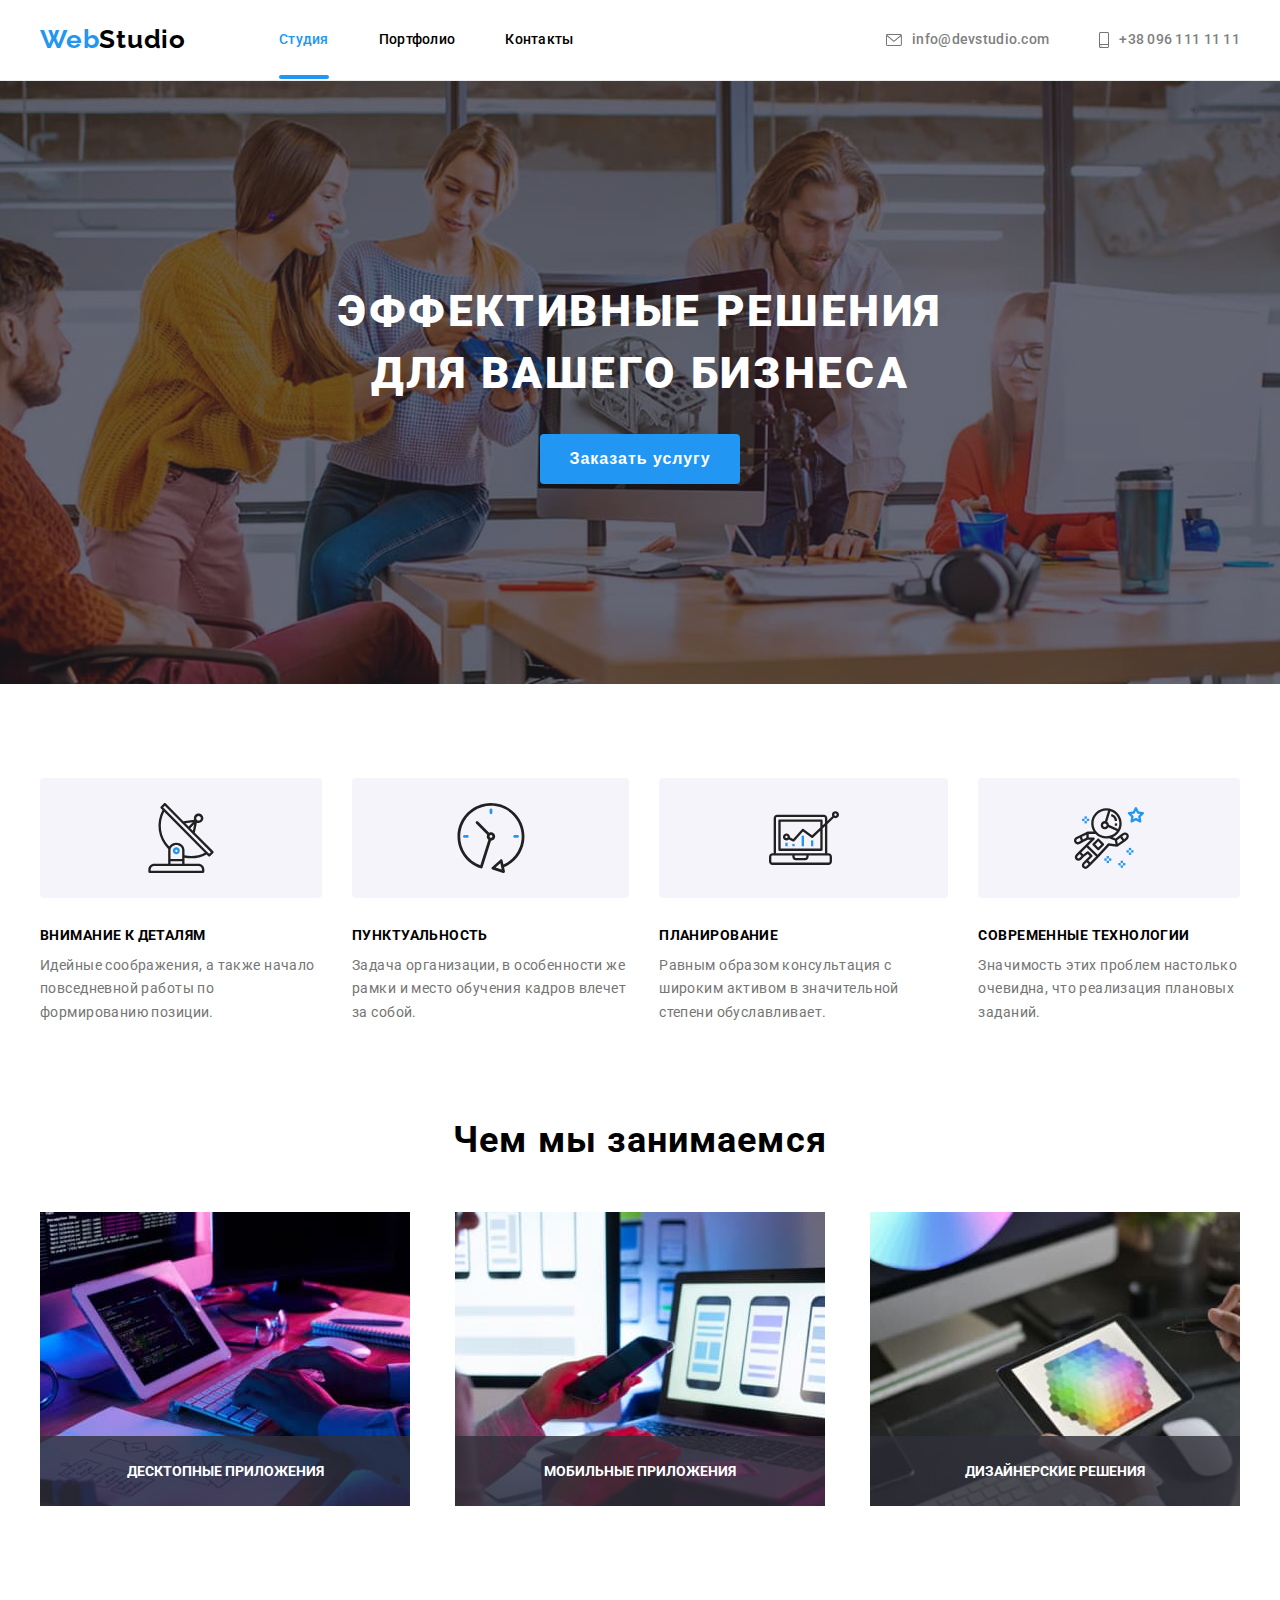
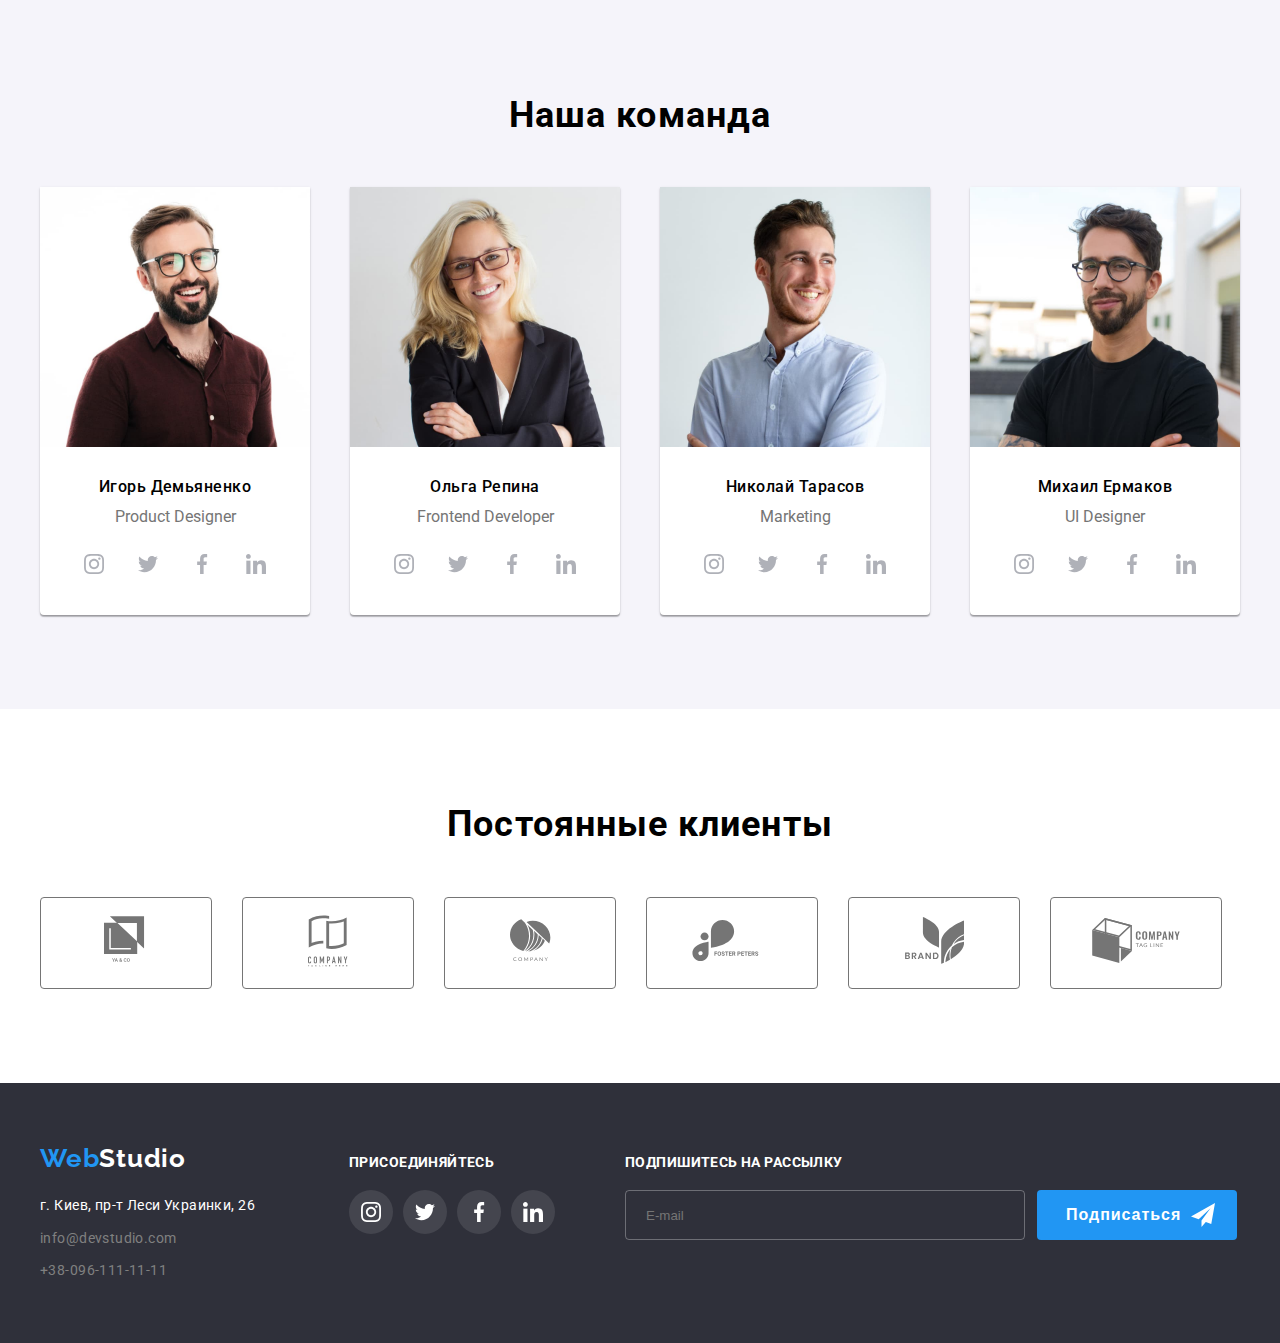
<file: index.html>
<!DOCTYPE html>
<html lang="ru">
  <head>
    <meta charset="UTF-8" />
    <meta name="viewport" content="width=device-width, initial-scale=1.0" />
    <title>Студия</title>
    <link
      href="https://fonts.googleapis.com/css2?family=Raleway:wght@700&family=Roboto:wght@100;400;500;700;900&display=swap"
      rel="stylesheet"
    />
    <link rel="stylesheet" href="./css/main.css" />
  </head>

  <body>
    <!--Шапка сайта-->

    <header class="header">
      <div class="container flexbox">
        <div class="header__navigation">
          <nav class="navigation flexbox">
            <a href="/">
              <p class="logo">
                <span lang="en" >Web</span>
                <span class="header__logo">Studio</span>
              </p>
            </a>
            <div class="main-navigation">
              <ul class="main-navigation__list flexbox">
                <li class="navigation__list-item">
                  <a href="./index.html" class="navigation__link current">Студия</a>
                </li>
                <li class="navigation__list-item">
                  <a href="./portfolio.html" class="navigation__link">
                    Портфолио</a
                  >
                </li>
                <li class="navigation__list-item">
                  <a href="" class="navigation__link">Контакты</a>
                </li>
              </ul>
            </div>
          </nav>
        </div>
        <ul class="header__contacts">
          <li class="contacts__item">
            <span>
              <a class="contacts__link" href="mailto:info@devstudio.com">
                <svg class="contacts__icon" width="16" height="12">
                  <use href="./symbol-defs.svg#icon-envelope"></use>
                </svg>
                info@devstudio.com
              </a>
            </span>
          </li>
          <li class="contacts__item">
            <span>
              <a class="contacts__link" href="tel:+38-096-111-11-11"
                ><svg class="contacts__icon" width="10" height="16">
                  <use href="./symbol-defs.svg#icon-smartphone"></use>
                </svg>
                +38 096 111 11 11
              </a>
            </span>
          </li>
        </ul>
      </div>
    </header>

    <!--Баннер-->

  <section class="hero">
    <div class="container">
      <h1 class="hero__title">
        ЭФФЕКТИВНЫЕ РЕШЕНИЯ<br />
        ДЛЯ ВАШЕГО БИЗНЕСА
      </h1>
      <button class="button hero__button" data-modal-open>Заказать услугу</button>
    </div>
  </section>

    <!--Преимущества-->

    <section class="advantages">
      <div class="container">
        <ul class="advantages__list">
          <li class="advantages__item">
            <h3 class="third-title">ВНИМАНИЕ К ДЕТАЛЯМ</h3>
            <p class="advantages__paragraph">
              <span class="advantages__text">
                Идейные соображения, а также начало повседневной работы по
                формированию позиции.
              </span>
            </p>
          </li>
          <li class="advantages__item">
            <h3 class="third-title">ПУНКТУАЛЬНОСТЬ</h3>
            <p class="advantages__paragraph">
              <span class="advantages__text">
                Задача организации, в особенности же рамки и место обучения
                кадров влечет за собой.
              </span>
            </p>
          </li>
          <li class="advantages__item">
            <h3 class="third-title">ПЛАНИРОВАНИЕ</h3>
            <p class="advantages__paragraph">
              <span class="advantages__text">
                Равным образом консультация с широким активом в значительной
                степени обуславливает.
              </span>
            </p>
          </li>
          <li class="advantages__item">
            <h3 class="third-title">СОВРЕМЕННЫЕ ТЕХНОЛОГИИ</h3>
            <p class="advantages__paragraph">
              <span class="advantages__text">
                Значимость этих проблем настолько очевидна, что реализация
                плановых заданий.
              </span>
            </p>
          </li>
        </ul>
      </div>
    </section>

    <!--Виды деятельности-->

    <section class="activity">
      <div class="container">
        <h2 class="second-title">Чем мы занимаемся</h2>
        <ul class="activity__list">
          <li class="activity__item">
            <div class="activity__thumb">
              <img
                class="activity__photo"
                src="./photos/box1.jpg"
                alt="Человек пишет код"
                width="370"
              />
              <p class="activity__label">Десктопные приложения</p>
            </div>
          </li>
          <li class="activity__item">
            <div class="activity__thumb">
              <img
                class="activity__photo"
                src="./photos/box2.jpg"
                alt="Человек тестирует программы на мобильном телефоне"
                width="370"
              />
              <p class="activity__label">Мобильные приложения</p>
            </div>
          </li>
          <li class="activity__item">
            <div class="activity__thumb">
              <img
                class="activity__photo"
                src="./photos/box3.jpg"
                alt="Планшет с картинкой"
                width="370"
              />
              <p class="activity__label">Дизайнерские решения</p>
            </div>
          </li>
        </ul>
      </div>
    </section>

    <!--Команда-->

    <section class="team">
      <div class="container">
        <h2 class="second-title">Наша команда</h2>
        <div class="team__field">
          <div class="team__member">
            <img
              class="member__photo"
              src="./photos/img1.jpg"
              alt="Фото Игорь Демьяненко"
              width="270"
            />
            <div class="member__information">
              <h3 class="third-title"><span class="member__name"> Игорь Демьяненко</span></h3>
              <p class="member__proffesion">Product Designer</p>
              <ul class="social__list">
                <li class="social__item">
                  <a
                    class="social__item--link"
                    href="https://www.instagram.com/"
                    target="_blank"
                    rel="noopener noreferrer"
                    aria-label="ссылка Инстаграм"
                  >
                    <svg class="social__icon">
                      <use href="./symbol-defs.svg#icon-instagram"></use>
                    </svg>
                  </a>
                </li>
                <li class="social__item">
                  <a
                    class="social__item--link"
                    href="https://twitter.com/"
                    target="_blank"
                    rel="noopener noreferrer"
                    aria-label="ссылка Твиттер"
                  >
                    <svg class="social__icon">
                      <use href="./symbol-defs.svg#icon-twitter"></use>
                    </svg>
                  </a>
                </li>
                <li class="social__item">
                  <a
                    class="social__item--link"
                    href="https://facebook.com/"
                    target="_blank"
                    rel="noopener noreferrer"
                    aria-label="ссылка Фейсбук"
                  >
                    <svg class="social__icon">
                      <use href="./symbol-defs.svg#icon-facebook"></use>
                    </svg>
                  </a>
                </li>
                <li class="social__item">
                  <a
                    class="social__item--link"
                    href="https://www.linkedin.com/"
                    target="_blank"
                    rel="noopener noreferrer"
                    aria-label="ссылка Линкедин"
                  >
                    <svg class="social__icon">
                      <use href="./symbol-defs.svg#icon-linkedin"></use>
                    </svg>
                  </a>
                </li>
              </ul>
            </div>
          </div>
          <div class="team__member">
            <img
              class="member__photo"
              src="./photos/img2.jpg"
              alt="Фото Ольга Репина"
              width="270"
            />
            <div class="member__information">
              <h3 class="third-title"><span class="member__name">Ольга Репина</span></h3>
              <p class="member__proffesion">Frontend Developer</p>
              <ul class="social__list">
                <li class="social__item">
                  <a class="social__item--link" href="https://www.instagram.com/" target="_blank" rel="noopener noreferrer"
                    aria-label="ссылка Инстаграм">
                    <svg class="social__icon">
                      <use href="./symbol-defs.svg#icon-instagram"></use>
                    </svg>
                  </a>
                </li>
                <li class="social__item">
                  <a class="social__item--link" href="https://twitter.com/" target="_blank" rel="noopener noreferrer"
                    aria-label="ссылка Твиттер">
                    <svg class="social__icon">
                      <use href="./symbol-defs.svg#icon-twitter"></use>
                    </svg>
                  </a>
                </li>
                <li class="social__item">
                  <a class="social__item--link" href="https://facebook.com/" target="_blank" rel="noopener noreferrer"
                    aria-label="ссылка Фейсбук">
                    <svg class="social__icon">
                      <use href="./symbol-defs.svg#icon-facebook"></use>
                    </svg>
                  </a>
                </li>
                <li class="social__item">
                  <a class="social__item--link" href="https://www.linkedin.com/" target="_blank" rel="noopener noreferrer"
                    aria-label="ссылка Линкедин">
                    <svg class="social__icon">
                      <use href="./symbol-defs.svg#icon-linkedin"></use>
                    </svg>
                  </a>
                </li>
              </ul>
              </div>
          </div>
          <div class="team__member">
            <img
              class="member_photo"
              src="./photos/img3.jpg"
              alt="Фото Николай Тарасов"
              width="270"
            />
            <div class="member__information">
              <h3 class="third-title"><span class="member__name">Николай Тарасов</span></h3>
              <p class="member__proffesion">Marketing</p>
              <ul class="social__list">
                <li class="social__item">
                  <a class="social__item--link" href="https://www.instagram.com/" target="_blank" rel="noopener noreferrer"
                    aria-label="ссылка Инстаграм">
                    <svg class="social__icon">
                      <use href="./symbol-defs.svg#icon-instagram"></use>
                    </svg>
                  </a>
                </li>
                <li class="social__item">
                  <a class="social__item--link" href="https://twitter.com/" target="_blank" rel="noopener noreferrer"
                    aria-label="ссылка Твиттер">
                    <svg class="social__icon">
                      <use href="./symbol-defs.svg#icon-twitter"></use>
                    </svg>
                  </a>
                </li>
                <li class="social__item">
                  <a class="social__item--link" href="https://facebook.com/" target="_blank" rel="noopener noreferrer"
                    aria-label="ссылка Фейсбук">
                    <svg class="social__icon">
                      <use href="./symbol-defs.svg#icon-facebook"></use>
                    </svg>
                  </a>
                </li>
                <li class="social__item">
                  <a class="social__item--link" href="https://www.linkedin.com/" target="_blank" rel="noopener noreferrer"
                    aria-label="ссылка Линкедин">
                    <svg class="social__icon">
                      <use href="./symbol-defs.svg#icon-linkedin"></use>
                    </svg>
                  </a>
                </li>
              </ul>
            </div>
          </div>
          <div class="team__member">
            <img
              class="member_photo"
              src="./photos/img4.jpg"
              alt="Фото Михаил Ермаков"
              width="270"
            />
            <div class="member__information">
              <h3 class="third-title"><span class="member__name">Михаил Ермаков</span></h3>
              <p class="member__proffesion">UI Designer</p>
              <ul class="social__list">
                <li class="social__item">
                  <a class="social__item--link" href="https://www.instagram.com/" target="_blank" rel="noopener noreferrer"
                    aria-label="ссылка Инстаграм">
                    <svg class="social__icon">
                      <use href="./symbol-defs.svg#icon-instagram"></use>
                    </svg>
                  </a>
                </li>
                <li class="social__item">
                  <a class="social__item--link" href="https://twitter.com/" target="_blank" rel="noopener noreferrer"
                    aria-label="ссылка Твиттер">
                    <svg class="social__icon">
                      <use href="./symbol-defs.svg#icon-twitter"></use>
                    </svg>
                  </a>
                </li>
                <li class="social__item">
                  <a class="social__item--link" href="https://facebook.com/" target="_blank" rel="noopener noreferrer"
                    aria-label="ссылка Фейсбук">
                    <svg class="social__icon">
                      <use href="./symbol-defs.svg#icon-facebook"></use>
                    </svg>
                  </a>
                </li>
                <li class="social__item">
                  <a class="social__item--link" href="https://www.linkedin.com/" target="_blank" rel="noopener noreferrer"
                    aria-label="ссылка Линкедин">
                    <svg class="social__icon">
                      <use href="./symbol-defs.svg#icon-linkedin"></use>
                    </svg>
                  </a>
                </li>
              </ul>
            </div>
          </div>
        </div>
      </div>
    </section>

    <!-- Постоянные клиенты -->

    <section class="clients">
      <div class="container">
        <h2 class="second-title">Постоянные клиенты</h2>
        <ul class="clients__list">
          <li class="clients__item">
            <a class="clients__link" href="">
              <svg class="clients__logo" width="44.27" height="49.23">
                <use href="./symbol-defs.svg#icon-logo1"></use>
              </svg>
            </a>
          </li>
          <li class="clients__item">
            <a class="clients__link" href="">
              <svg class="clients__logo" width="40" height="52">
                <use href="./symbol-defs.svg#icon-logo2"></use>
              </svg>
            </a>
          </li>
          <li class="clients__item">
            <a class="clients__link" href="">
              <svg class="clients__logo" width="41" height="42.6">
                <use href="./symbol-defs.svg#icon-logo3"></use>
              </svg>
            </a>
          </li>
          <li class="clients__item">
            <a class="clients__link" href="">
              <svg class="clients__logo" width="79.66" height="42.02">
                <use href="./symbol-defs.svg#icon-logo4"></use>
              </svg>
            </a>
          </li>
          <li class="clients__item">
            <a class="clients__link" href="">
              <svg class="clients__logo" width="59" height="47">
                <use href="./symbol-defs.svg#icon-logo5"></use>
              </svg>
            </a>
          </li>
          <li class="clients__item">
            <a class="clients__link" href="">
              <svg class="clients__logo" width="88.48" height="45.44">
                <use href="./symbol-defs.svg#icon-logo6"></use>
              </svg>
            </a>
          </li>
        </ul>
      </div>
    </section>

    <!-- Футер -->

    <section class="footer">
      <footer>
        <div class="container flexbox">
          <div class="footer__part">
            <div class="footer__contacts">
              <p class="logo">
                Web
                <span class="footer__logo">Studio</span>
              </p>
              <address class="footer__address">
                г. Киев, пр-т Леси Украинки, 26
                <span class="contact__links">
                  <a class="contact__links--item" href="mailto:info@devstudio.com"
                    >info@devstudio.com
                  </a>
                  <a class="contact__links--item" href="tel:+38-096-111-11-11">
                    +38-096-111-11-11
                  </a>
                </span>
              </address>
            </div>
          </div>
          <div class="footer__part footer__part--joining">
            <h3 class="third-title footer__title">Присоединяйтесь</h3>
            <ul class="social__list">
              <li class="social__item">
                <a class="social__item--link" href="https://www.instagram.com/" target="_blank" rel="noopener noreferrer"
                  aria-label="ссылка Инстаграм">
                  <svg class="social__icon">
                    <use href="./symbol-defs.svg#icon-instagram"></use>
                  </svg>
                </a>
              </li>
              <li class="social__item">
                <a class="social__item--link" href="https://twitter.com/" target="_blank" rel="noopener noreferrer"
                  aria-label="ссылка Твиттер">
                  <svg class="social__icon">
                    <use href="./symbol-defs.svg#icon-twitter"></use>
                  </svg>
                </a>
              </li>
              <li class="social__item">
                <a class="social__item--link" href="https://facebook.com/" target="_blank" rel="noopener noreferrer"
                  aria-label="ссылка Фейсбук">
                  <svg class="social__icon">
                    <use href="./symbol-defs.svg#icon-facebook"></use>
                  </svg>
                </a>
              </li>
              <li class="social__item">
                <a class="social__item--link" href="https://www.linkedin.com/" target="_blank" rel="noopener noreferrer"
                  aria-label="ссылка Линкедин">
                  <svg class="social__icon">
                    <use href="./symbol-defs.svg#icon-linkedin"></use>
                  </svg>
                </a>
              </li>
            </ul>
          </div>
          <div class="footer__part footer__part--joining footer__part--sighning">
            <h3 class="third-title footer__title form__title">Подпишитесь на рассылку</h3>
            <div class="signing__form">
              <div class="signing__form--window">
                <label for="mail" class="signing__form--label"></label>
                <input
                  type="email"
                  name="mail"
                  id="mail"
                  placeholder="E-mail"
                  class="form-input"
                />
              </div>
              <div class="signing__form--button">
                <button type="button" class="button sign__in--button">
                  Подписаться
                  <svg class="button__icon">
                    <use href="./symbol-defs.svg#icon-icon-send"></use>
                  </svg>
                </button>
              </div>
            </div>
          </div>
        </div>
      </footer>
    </section>

    <div class="backdrop is-hidden" data-modal>
      <div class="modal">
        <button type="button" class="modal__close-button" data-modal-close>✕</button>


        <div class="modal__content">

          <p class="modal__title">Оставьте свои данные, мы вам перезвоним</p>

          <form action="">
            <form class="form modal__form">
              

            <div class="modal__form--field">
              <label for="name" class="modal__form--label">Имя</label>
              <input type="text" name="name" id="name" class="modal__form--input" />
              <svg class="modal__form--icon">
                <use href="./symbol-defs.svg#icon-person-black-18dp-1"></use>
              </svg> 
            </div>

            <div class="modal__form--field">
              <label for="tel" class="modal__form--label">Телефон</label>
              <input type="tel" name="tel" id="tel" class="modal__form--input" />
              <svg class="modal__form--icon">
                <use href="./symbol-defs.svg#icon-phone-black-18dp-1"></use>
              </svg>
            </div>

            <div class="modal__form--field">
              <label for="email" class="modal__form--label">Почта</label>
              <input type="email" name="email" id="email" class="modal__form--input"r />
                <svg class="modal__form--icon form-email-icon" >
                  <use href="./symbol-defs.svg#icon-email-black-18dp-1"></use>
                </svg>
            </div>

            <div class="modal__form--field">
              <label for="comments" class="modal__form--label">Комментарий</label>
              <textarea class="modal__form--textarea"name="comments"id="comments"cols="30"ows="10"placeholder="Введите текст"></textarea>
            </div>

            <div class="modal__form--field form__checkbox ">
              <label class="checkbox__label">Соглашаюсь с рассылкой и принимаю <a class="modal__link" href="">Условия
                  договора</a>
                <input type="checkbox" name="checkbox" class="checkbox__input">
                <span class="checkbox">
                </span>
              </label>
            </div>

              <button type="submit" class="button modal__submit--button">Отправить</button>

          </form>
        </div>
      </div>
    </div>
    <script src="./js/modal.js"></script>
  </body>
</html>
</file>
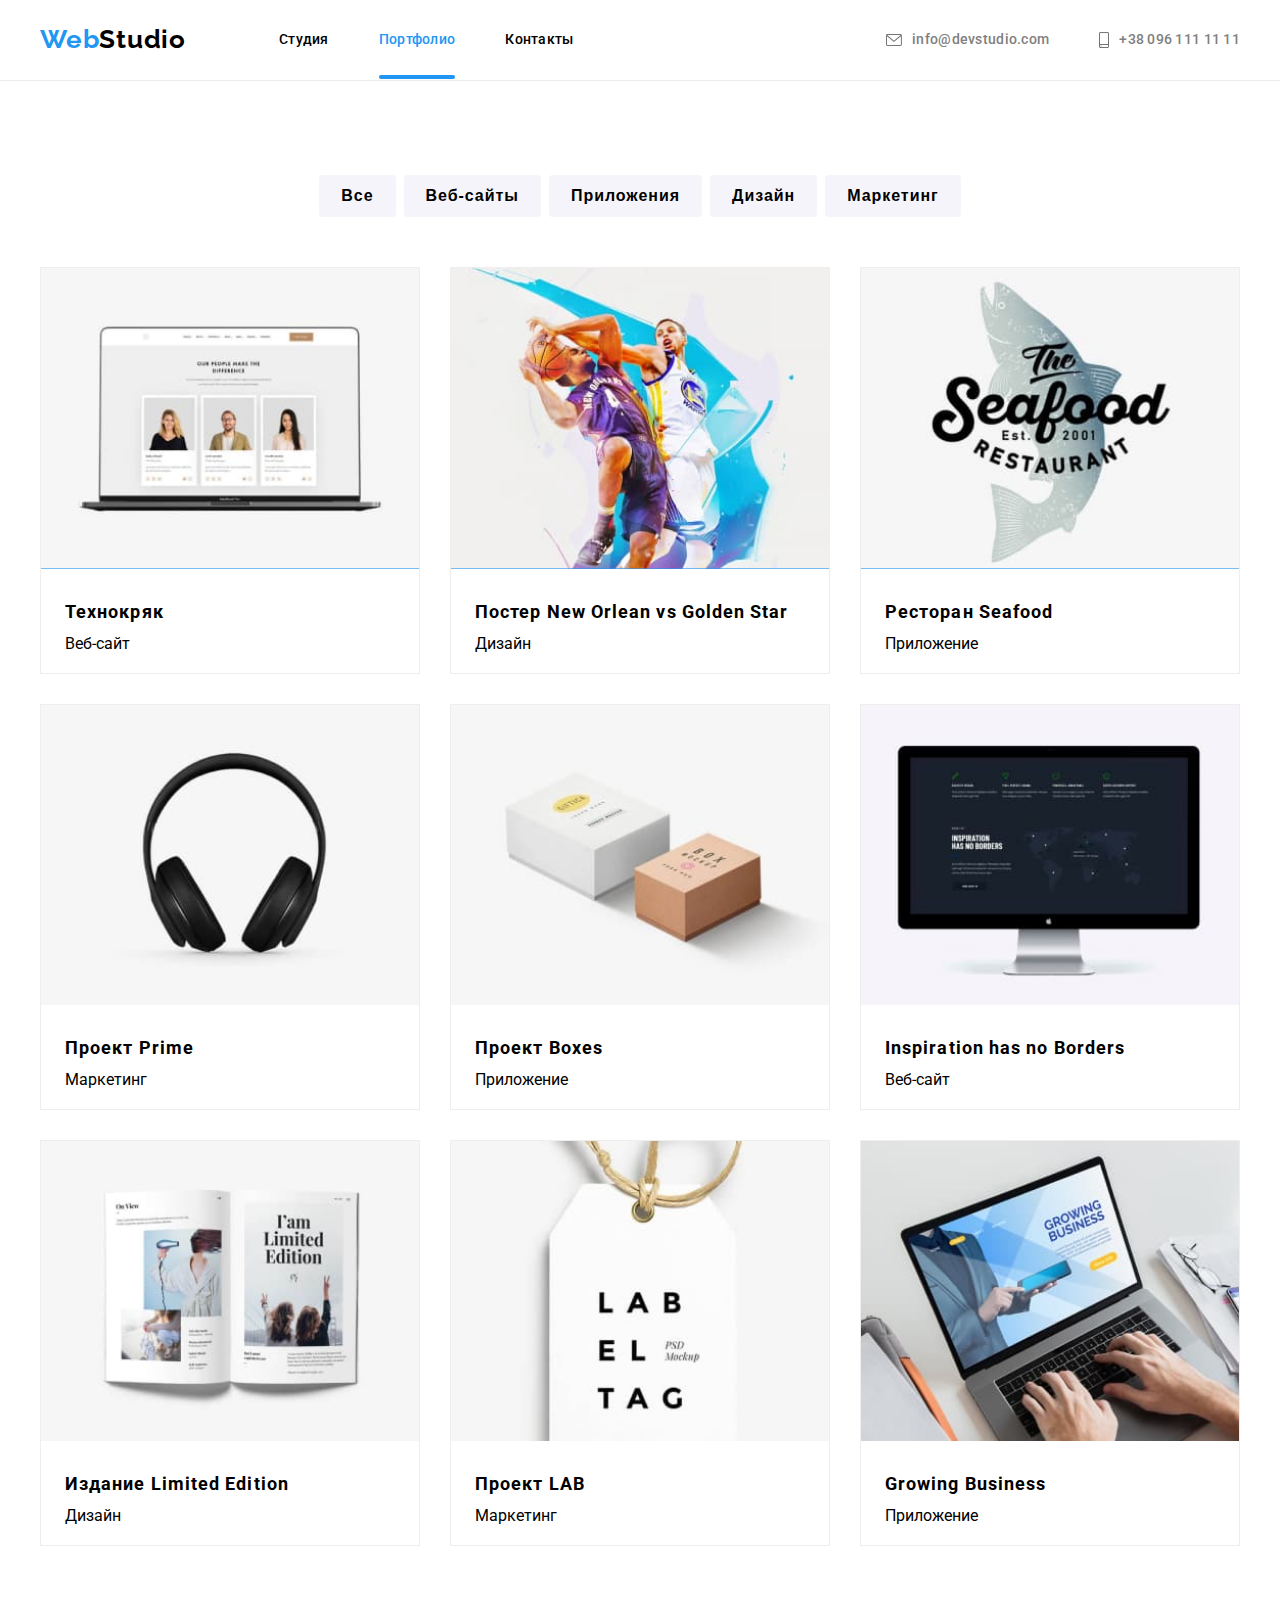
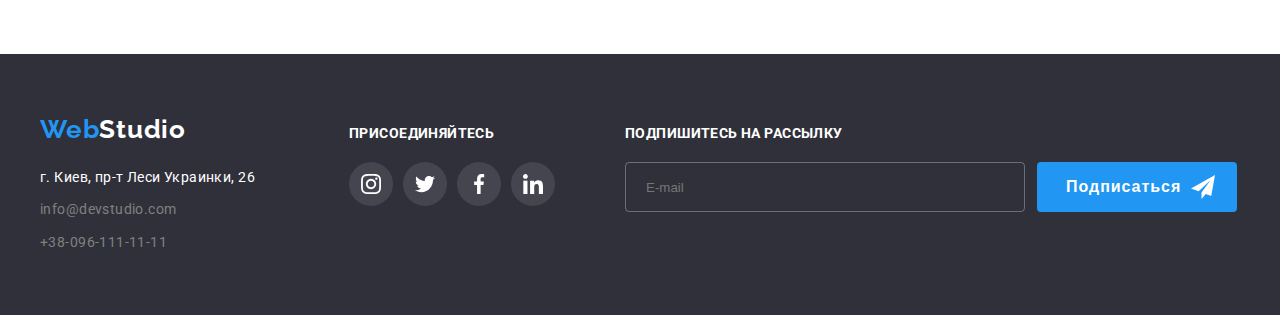
<file: portfolio.html>
<!DOCTYPE html>
<html lang="ru">
  <head>
    <meta charset="UTF-8" />
    <meta name="viewport" content="width=device-width, initial-scale=1.0" />
    <title>Портфолио</title>
    <link
      href="https://fonts.googleapis.com/css2?family=Raleway:wght@700&family=Roboto:wght@100;400;500;700;900&display=swap"
      rel="stylesheet"
    />
    <link rel="stylesheet" href="./css/main.css" />
  </head>

  <body>
    <!--Шапка сайта-->

    <header class="header">
      <div class="container flexbox">
        <div class="header-navigation">
          <nav class="navigation flexbox">
            <a href="/">
              <p class="logo">
                <span lang="en">Web</span>
                <span class="header__logo">Studio</span>
              </p>
            </a>
            <div class="main-navigation">
              <ul class="main-navigation__list flexbox">
                <li class="navigation__list-item">
                  <a href="./index.html" class="navigation__link">Студия </a>
                </li>
                <li class="navigation__list-item">
                  <a href="" class="navigation__link current">Портфолио</a>
                </li>
                <li class="navigation__list-item">
                  <a href="" class="navigation__link"> Контакты</a>
                </li>
              </ul>
            </div>
          </nav>
        </div>
        <ul class="header__contacts">
          <li class="contacts__item">
            <span>
              <a class="contacts__link" href="mailto:info@devstudio.com">
                <svg class="contacts__icon" width="16" height="12">
                  <use href="./symbol-defs.svg#icon-envelope"></use>
                </svg>
                info@devstudio.com
              </a>
            </span>
          </li>
          <li class="contacts__item">
            <span>
              <a class="contacts__link" href="tel:+38-096-111-11-11"
                ><svg class="contacts__icon" width="10" height="16">
                  <use href="./symbol-defs.svg#icon-smartphone"></use>
                </svg>
                +38 096 111 11 11
              </a>
            </span>
          </li>
        </ul>
      </div>
    </header>

    <!--Меню-->

    <section class="portfolio__buttons">
      <div class="container">
        <div class="buttons--field">
          <ul class="buttons__list">
            <li class="buttons__item">
              <button class="button filter__button" type="button">
                Все
              </button>
            </li>
            <li class="buttons__item">
              <button class="button filter__button" type="button">
                Веб-сайты
              </button>
            </li>
            <li class="buttons__item">
              <button class="button filter__button" type="button">
                Приложения
              </button>
            </li>
            <li class="buttons__item">
              <button class="button filter__button" type="button">
                Дизайн
              </button>
            </li>
            <li class="buttons__item">
              <button class="button filter__button" type="button">
                Маркетинг
              </button>
            </li>
          </ul>
        </div>
      </div>
    </section>

    <!--Перечень работ-->

    <section class="portfolio__works">
      <div class="container">
        <ul class="work__list">
          <li class="work__item">
            <div class="work__item--image">
              <img src="./images/img (1).jpg" alt="Ноутбук" />
              <div class="work__overlay">
                <p class="work__hover--text">
                  Технокряк это современная площадка распространения
                  коронавируса. Компании используют эту платформу для цифрового
                  шпионажа и атак на защищённые сервера конкурентов.
                </p>
              </div>
            </div>
            <div class="work__item--description">
              <h3 class="work__name">Технокряк</h3>
              <p>Веб-сайт</p>
            </div>
          </li>
          <li class="work__item">
            <div class="work__item--image">
              <img src="./images/img (2).jpg" alt="Постер с баскетболистами" />
              <div class="work__overlay">
                <p class="work__hover--text">
                  Технокряк это современная площадка распространения
                  коронавируса. Компании используют эту платформу для цифрового
                  шпионажа и атак на защищённые сервера конкурентов.
                </p>
              </div>
            </div>
            <div class="work__item--description">
              <h3 class="work__name">Постер New Orlean vs Golden Star</h3>
              <p>Дизайн</p>
            </div>
          </li>
          <li class="work__item">
            <div class="work__item--image">
              <img
                src="./images/img (3).jpg"
                alt="Картинка с логотипом ресторана"
              />
              <div class="work__overlay">
                <p class="work__hover--text">
                  Технокряк это современная площадка распространения
                  коронавируса. Компании используют эту платформу для цифрового
                  шпионажа и атак на защищённые сервера конкурентов.
                </p>
              </div>
            </div>
            <div class="work__item--description">
              <h3 class="work__name">Ресторан Seafood</h3>
              <p>Приложение</p>
            </div>
          </li>
          <li class="work__item">
            <div class="work__item--image">
              <img src="./images/img (4).jpg" alt="Наушники" />
              <div class="work__overlay">
                <p class="work__hover--text">
                  Технокряк это современная площадка распространения
                  коронавируса. Компании используют эту платформу для цифрового
                  шпионажа и атак на защищённые сервера конкурентов.
                </p>
              </div>
            </div>
            <div class="work__item--description">
              <h3 class="work__name">Проект Prime</h3>
              <p>Маркетинг</p>
            </div>
          </li>
          <li class="work__item">
            <div class="work__item--image">
              <img src="./images/img (5).jpg" alt="Две коробки" />
              <div class="work__overlay">
                <p class="work__hover--text">
                  Технокряк это современная площадка распространения
                  коронавируса. Компании используют эту платформу для цифрового
                  шпионажа и атак на защищённые сервера конкурентов.
                </p>
              </div>
            </div>
            <div class="work__item--description">
              <h3 class="work__name">Проект Boxes</h3>
              <p>Приложение</p>
            </div>
          </li>
          <li class="work__item">
            <div class="work__item--image">
              <img src="./images/img (6).jpg" alt="Монитор" />
              <div class="work__overlay">
                <p class="work__hover--text">
                  Технокряк это современная площадка распространения
                  коронавируса. Компании используют эту платформу для цифрового
                  шпионажа и атак на защищённые сервера конкурентов.
                </p>
              </div>
            </div>
            <div class="work__item--description">
              <h3 class="work__name">Inspiration has no Borders</h3>
              <p>Веб-сайт</p>
            </div>
          </li>
          
          <li class="work__item">
            <div class="work__item--image">
              <img src="./images/img (7).jpg" alt="Журнал" />
              <div class="work__overlay">
                <p class="work__hover--text">
                  Технокряк это современная площадка распространения
                  коронавируса. Компании используют эту платформу для цифрового
                  шпионажа и атак на защищённые сервера конкурентов.
                </p>
              </div>
            </div>
            <div class="work__item--description">
              <h3 class="work__name">Издание Limited Edition</h3>
              <p>Дизайн</p>
            </div>
          </li>

          <li class="work__item">
            <div class="work__item--image">
              <img src="./images/img (8).jpg" alt="Ярлык" />
              <div class="work__overlay">
                <p class="work__hover--text">
                  Технокряк это современная площадка распространения
                  коронавируса. Компании используют эту платформу для цифрового
                  шпионажа и атак на защищённые сервера конкурентов.
                </p>
              </div>
            </div>
            <div class="work__item--description">
              <h3 class="work__name">Проект LAB</h3>
              <p>Маркетинг</p>
            </div>
          </li>

          <li class="work__item">
            <div class="work__item--image">
              <img src="./images/img (9).jpg" alt="Человек работает за компьютером" />
              <div class="work__overlay">
                <p class="work__hover--text">
                  Технокряк это современная площадка распространения
                  коронавируса. Компании используют эту платформу для цифрового
                  шпионажа и атак на защищённые сервера конкурентов.
                </p>
              </div>
              </div>
              <div class="work__item--description">
                <h3 class="work__name">Growing Business</h3>
                <p>Приложение</p>
              </div>
            </div>
          </li>
        </ul>
      </div>
    </section>

    <!--Футер-->

    <section class="footer">
    <footer>
      <div class="container flexbox">
        <div class="footer__part">
          <div class="footer__contacts">
            <p class="logo">
              Web
              <span class="footer__logo">Studio</span>
            </p>
            <address class="footer__address">
              г. Киев, пр-т Леси Украинки, 26
              <span class="contact__links">
                <a class="contact__links--item" href="mailto:info@devstudio.com">info@devstudio.com
                </a>
                <a class="contact__links--item" href="tel:+38-096-111-11-11">
                  +38-096-111-11-11
                </a>
              </span>
            </address>
          </div>
        </div>
          <div class="footer__part footer__part--joining">
            <h3 class="third-title footer__title">Присоединяйтесь</h3>
            <ul class="social__list">
              <li class="social__item">
                <a
                  class="social__item--link"
                  href="https://www.instagram.com/"
                  target="_blank"
                  rel="noopener noreferrer"
                  aria-label="ссылка Инстаграм"
                >
                  <svg class="social__icon">
                    <use href="./symbol-defs.svg#icon-instagram"></use>
                  </svg>
                </a>
              </li>
              <li class="social__item">
                <a
                  class="social__item--link"
                  href="https://twitter.com/"
                  target="_blank"
                  rel="noopener noreferrer"
                  aria-label="ссылка Твиттер"
                >
                  <svg class="social__icon">
                    <use href="./symbol-defs.svg#icon-twitter"></use>
                  </svg>
                </a>
              </li>
              <li class="social__item">
                <a
                  class="social__item--link"
                  href="https://facebook.com/"
                  target="_blank"
                  rel="noopener noreferrer"
                  aria-label="ссылка Фейсбук"
                >
                  <svg class="social__icon">
                    <use href="./symbol-defs.svg#icon-facebook"></use>
                  </svg>
                </a>
              </li>
              <li class="social__item">
                <a
                  class="social__item--link"
                  href="https://www.linkedin.com/"
                  target="_blank"
                  rel="noopener noreferrer"
                  aria-label="ссылка Линкедин"
                >
                  <svg class="social__icon">
                    <use href="./symbol-defs.svg#icon-linkedin"></use>
                  </svg>
                </a>
              </li>
            </ul>
          </div>
          <div
            class="footer__part footer__part--joining footer__part--sighning"
          >
            <h3 class="third-title footer__title form__title">
              Подпишитесь на рассылку
            </h3>
            <div class="signing__form">
              <div class="signing__form--window">
                <label for="mail" class="signing__form--label"></label>
                <input
                  type="email"
                  name="mail"
                  id="mail"
                  placeholder="E-mail"
                  class="form-input"
                />
              </div>
              <div class="signing__form--button">
                <button type="button" class="button sign__in--button">
                  Подписаться
                  <svg class="button__icon">
                    <use href="./symbol-defs.svg#icon-icon-send"></use>
                  </svg>
                </button>
              </div>
            </div>
          </div>
        </div>
      </footer>
    </section>
  </body>
</html>
</file>
<file: css/main.css>
:root {
  --primary-text-color: black;
  --title-text-color: black;
  --accent-color: #2196f3;
  --primary-white-color: #ffffff;
  --primery-grey-color: #757575;
  --timing-function: cubic-bezier(0.4, 0, 0.2, 1);
}

/* Common */

* {
  margin: 0;
  padding: 0;
}
html {
  box-sizing: border-box;
}

::after,
::before {
  box-sizing: inherit;
}

body {
  background-color: var(--primary-white-color);
  font-family: Roboto, sans-serif;
}

.container {
  width: 1200px;
  padding-right: 15px;
  padding-left: 15px;
  margin-right: auto;
  margin-left: auto;
}

.flexbox {
  display: flex;
}

img {
  display: block;
  max-width: 100%;
  height: auto;
}

a {
  text-decoration-line: none;
  color: grey;

  transition-property: color;
  transition-duration: 250ms;
  transition-timing-function: var(--timing-function);
}

a:focus,
a:hover {
  color: var(--accent-color);
}

ul {
  list-style: none;
  padding-inline-start: 0;
}

li {
  list-style-type: none;
}

/* Header */

.header .flexbox {
  align-items: center;
  height: 80px;
}

.header {
  position: sticky;
  height: 80px;
  right: 0;
  left: 0;
  top: 0;
  background-color: var(--primary-white-color);
  z-index: 1;
  border-bottom: 1px solid #ececec;
}

.contacts__item:not(:last-child) {
  margin-right: 50px;
}

.header__contacts {
  display: flex;
  flex-direction: row;
  align-items: center;
  margin-left: auto;
  font-style: normal;
  font-weight: 500;
  font-size: 14px;
  line-height: 1.1;
  letter-spacing: 0.02em;
}

.navigation__link {
  position: relative;
  color: var(--primary-text-color);
}

.current::after {
  position: absolute;
  content: "";
  width: 100%;
  height: 4px;
  left: 0;
  bottom: -32px;
  background-color: var(--accent-color);
  border-radius: 2px;
}

.current {
  color: var(--accent-color);
}

.contacts__item {
  display: flex;
  justify-content: center;
  align-content: center;
  color: var(--primery-grey-color);
}

.contacts__link {
  display: flex;
  align-items: center;
}

.contacts__icon {
  margin-right: 10px;
  fill: var(--primery-grey-color);
}

.contacts__item:hover {
  color: var(--accent-color);
}
.contacts__item:hover svg {
  fill: var(--accent-color);
}

.header__contacts {
  display: flex;
  align-items: center;
}

.navigation__list-item:not(:last-child) {
  margin-right: 50px;
}

.navigation__list-item {
  color: var(--primary-text-color);
}

.navigation {
  font-weight: 500;
  font-size: 14px;
  line-height: 1.1;
  letter-spacing: 0.02em;
}

/* Лого */

.logo {
  color: var(--accent-color);
  font-family: Raleway, sans-serif;
  font-weight: bold;
  font-size: 26px;
  line-height: 1.2;
  letter-spacing: 0.03em;
  text-decoration-line: none;
  margin-right: 93px;
  display: flex;
}

.header__logo {
  color: var(--title-text-color);
}

.footer__logo {
  color: #ffffff;
}

/* Button */

.button {
  background-color: var(--accent-color);
  color: #ffffff;
  font-size: 16px;
  font-weight: bold;
  line-height: 1.9;
  letter-spacing: 0.06em;
  text-align: center;
  width: 200px;
  height: 50px;
  border-radius: 4px;
  border: none;
}

.button:focus,
.button:hover {
  color: white;
  background-color: var(--accent-color);
  box-shadow: 0px 3px 1px rgba(0, 0, 0, 0.1), 0px 1px 2px rgba(0, 0, 0, 0.08),
    0px 2px 2px rgba(0, 0, 0, 0.12);
}

/* Titles */

.second-title {
  font-weight: bold;
  font-size: 36px;
  line-height: 1.2;
  text-align: center;
  letter-spacing: 0.03em;
}

.third-title {
  font-weight: bold;
  font-size: 14px;
  line-height: 1.1;
  letter-spacing: 0.03em;
  margin-bottom: 10px;
}

.footer__title {
  color: var(--primary-white-color);
  margin-bottom: 20px;
  text-transform: uppercase;
}

/* Hero */

.hero {
  max-width: 1600px;
  margin-right: auto;
  margin-left: auto;
  padding-top: 200px;
  padding-bottom: 200px;
  background: #c4c4c4;
  background-image: linear-gradient(
      to right,
      rgba(47, 48, 58, 0.4),
      rgba(47, 48, 58, 0.4)
    ),
    url(../pictures/hero_img.jpg);
  background-repeat: no-repeat;
  background-position: center;
  background-size: cover;
  text-align: center;
}

.hero__title {
  font-weight: 900;
  font-size: 44px;
  line-height: 1.4;
  letter-spacing: 0.06em;
  text-transform: uppercase;
  color: var(--primary-white-color);

  margin-bottom: 30px;
}

.hero__button:hover {
  box-shadow: 0px 4px 4px rgba(0, 0, 0, 0.15);
}

/* Advantages */

.advantages {
  padding-top: 94px;
}

.advantages__list {
  display: flex;
  justify-content: space-around;
}

.advantages__item:not(:last-child) {
  margin-right: 30px;
}

.advantages__item::before {
  display: block;
  content: "";
  height: 120px;
  background-size: 70px;
  background-repeat: no-repeat;
  background-position: center;
  background-color: #f5f4fa;
  border-radius: 4px;

  margin-bottom: 30px;
}

.advantages__item:nth-child(1)::before {
  background-image: url(../pictures/antenna.svg);
}

.advantages__item:nth-child(2)::before {
  background-image: url(../pictures/clock.svg);
}

.advantages__item:nth-child(3)::before {
  background-image: url(../pictures/diagram.svg);
}

.advantages__item:nth-child(4)::before {
  background-image: url(../pictures/astronaut.svg);
}

.advantages__text {
  font-weight: normal;
  font-size: 14px;
  line-height: 1.7;
  letter-spacing: 0.03em;
  color: var(--primery-grey-color);
}

/* Activity */

.activity {
  padding-top: 94px;
  padding-bottom: 94px;
}

.activity__list {
  display: flex;
  justify-content: space-between;
  margin-top: 50px;
}

.activity__item {
  z-index: -1;
}

.activity__thumb {
  position: relative;
}

.activity__label {
  display: flex;
  justify-content: center;
  align-items: center;
  position: absolute;
  width: 100%;
  height: 70px;
  background-color: rgba(47, 48, 58, 0.8);
  bottom: 0;
  right: 0;
  margin: 0;

  font-style: normal;
  font-weight: bold;
  text-transform: uppercase;
  font-size: 14px;
  line-height: 1.2;
  text-align: center;
  color: var(--primary-white-color);
}

/* Team */

.team {
  background-color: #f5f4fa;
  width: auto;
  padding-top: 94px;
  padding-bottom: 94px;
}

.team__field {
  display: flex;
  justify-content: space-between;
  margin-top: 50px;
}

.team__member {
  text-align: center;
  background-color: #ffffff;
  height: 428px;
  box-shadow: 0px 1px 3px rgba(0, 0, 0, 0.12), 0px 1px 1px rgba(0, 0, 0, 0.14),
    0px 2px 1px rgba(0, 0, 0, 0.2);
  border-radius: 0px 0px 4px 4px;
}

.team__member:not(:last-child) {
  margin-right: 30px;
}

.member__information {
  padding-top: 30px;
}

.member__name {
  font-style: normal;
  font-weight: 500;
  font-size: 16px;
  line-height: 1.2;
  text-align: center;
  letter-spacing: 0.03em;
}

.member__proffesion {
  margin-bottom: 16px;
  color: #757575;
}

/* Social-list */

.social__list {
  display: flex;
  justify-content: center;
}

.social__item {
  display: flex;
  justify-content: center;
  align-items: center;
  background-color: rgba(255, 255, 255, 0.1);
  height: 44px;
  width: 44px;
  border-radius: 50%;

  transition-property: background-color;
  transition-duration: 250ms;
  transition-timing-function: var(--timing-function);
}

.social__item:not(:last-child) {
  margin-right: 10px;
}

.social__item--link {
  display: flex;
}

.social__item:hover {
  color: var(--accent-color);
}
.social__item:hover svg {
  color: var(--accent-color);
  fill: var(--primary-white-color);
}

.social__icon {
  height: 20px;
  width: 20px;
  fill: #afb1b8;
}

/* Clients */

.clients {
  padding-top: 94px;
  padding-bottom: 94px;
}

.clients__list {
  display: flex;
  margin-top: 50px;
}

.clients__item {
  display: flex;
  height: 90px;
  width: 170px;
  justify-content: center;
  align-items: center;
  border: 1px solid var(--primery-grey-color);
  border-radius: 4px;

  transition-property: border, fill;
  transition-duration: 250ms;
  transition-timing-function: var(--timing-function);
}

.clients__item svg {
  transition-property: border, fill;
  transition-duration: 250ms;
  transition-timing-function: var(--timing-function);
}

.clients__item:not(:last-child) {
  margin-right: 30px;
}

.clients__item:hover {
  border: 1px solid var(--accent-color);
}
.clients__item:hover svg {
  fill: var(--accent-color);
}

.clients__logo {
  fill: var(--primery-grey-color);
}

/* Footer */

footer {
  padding-top: 60px;
  padding-bottom: 60px;
  background-color: #2f303a;
}

.footer__address {
  font-style: normal;
  font-weight: normal;
  font-size: 14px;
  line-height: 1.7;
  letter-spacing: 0.03em;
  color: #ffffff;
  padding-top: 20px;
}

/* Портфолио */

.filter__button {
  color: black;
  background: #f5f4fa;
  padding: 6px 22px;
  width: auto;
  height: auto;
  transition-property: background-color;
  transition-duration: 250ms;
  transition-timing-function: var(--timing-function);
}
.portfolio__buttons {
  padding-top: 94px;
  padding-bottom: 50px;
}

.buttons__list {
  display: flex;
  flex-direction: row;
  justify-content: center;
}

.buttons__item:not(:last-child) {
  margin-right: 8px;
}

/* Works */

.portfolio__works {
  padding-bottom: 78px;
}

.work__list {
  display: flex;
  flex-wrap: wrap;
  justify-content: space-between;
  padding-left: 0;
}

.work__item {
  width: calc((100% - 60px) / 3);
  margin-bottom: 30px;
  box-sizing: border-box;
  background: #ffffff;
  border: 1px solid #eeeeee;

  transition-property: box-shadow;
  transition-duration: 250ms;
  transition-timing-function: var(--timing-function);
}

.work__name {
  font-style: normal;
  font-weight: bold;
  font-size: 18px;
  line-height: 2.5;
  letter-spacing: 0.06em;
  margin: 0;
}

.work__hover--text {
  font-style: normal;
  font-weight: normal;
  font-size: 18px;
  line-height: 1.5;
  letter-spacing: 0.03em;
  color: var(--primary-white-color);
  margin: 63px 24px;
}

.work__item--image {
  position: relative;
  overflow: hidden;
}

.work__overlay {
  position: absolute;
  top: 0;
  left: 0;
  width: 100%;
  height: 100%;
  background-color: rgba(33, 150, 243, 0.9);
  transform: translatey(100%);
  transition: transform 250ms ease;
}

.work__item:hover .work__overlay {
  transform: translatey(0);
}

.work__item:hover {
  box-shadow: 0px 1px 1px rgba(0, 0, 0, 0.12), 0px 4px 4px rgba(0, 0, 0, 0.06),
    1px 4px 6px rgba(0, 0, 0, 0.16);
}

.work__item img {
  width: 100%;
  height: auto;
}

.work__item:nth-child(3n) {
  margin-right: 0;
}

.work__item--description {
  margin: 20px 24px;
}

/* Футер */

.contact__links {
  display: flex;
  flex-direction: column;
}

.contact__links--item {
  margin-top: 9px;
}

.footer__part {
  display: block;
}

.footer-part .third-title {
  color: var(--primary-white-color);
}

.footer__part--joining {
  margin-top: 12px;
}

.footer__part:not(:last-child) {
  margin-right: 70px;
}

.footer__part .social__icon {
  fill: var(--primary-white-color);
}

.social__item:hover {
  background-color: var(--accent-color);
}

.backdrop {
  position: fixed;
  top: 0;
  left: 0;
  width: 100%;
  height: 100%;
  background-color: rgba(0, 0, 0, 0.2);

  opacity: 1;
  transition: opacity 250ms var(--timing-function);
  z-index: 30;
}

.modal {
  position: absolute;
  top: 50%;
  left: 50%;
  transform: translate(-50%, -50%) scale(1);
  transition: 750ms var(--timing-function);
  width: 528px;
  height: 581px;
  background: var(--primary-white-color);
  box-shadow: 0px 1px 3px rgba(0, 0, 0, 0.12), 0px 1px 1px rgba(0, 0, 0, 0.14),
    0px 2px 1px rgba(0, 0, 0, 0.2);
  border-radius: 4px;
}

.modal__content {
  display: flex;
  flex-direction: column;
  padding: 40px;
}

.modal__title {
  font-style: normal;
  font-weight: bold;
  font-size: 20px;
  line-height: 1.2;
  text-align: center;
  letter-spacing: 0.03em;
  color: #212121;
  margin-bottom: 12px;
}

.form {
  margin: 40px;
  background: var(--primary-white-color);
  box-shadow: 0px 1px 3px rgba(0, 0, 0, 0.12), 0px 1px 1px rgba(0, 0, 0, 0.14),
    0px 2px 1px rgba(0, 0, 0, 0.2);
  border-radius: 4px;
}

.form__checkbox {
  display: inline-block;
}

.modal__form--input {
  width: 448px;
  height: 40px;
  border: 1px solid rgba(33, 33, 33, 0.2);
  box-sizing: border-box;
  border-radius: 4px;
  margin-bottom: 10px;
  padding-left: 42px;
  outline: none;
}

.modal__form--input:focus {
  border: 1px solid var(--accent-color);
  border-width: 1px;
  transition-property: border;
  transition-duration: 250ms;
  transition-timing-function: var(--timing-function);
  outline: none;
}

.modal__form--input:focus + svg {
  fill: var(--accent-color);
  transition-property: border, fill;
  transition-duration: 250ms;
  transition-timing-function: var(--timing-function);
}

.modal__form--textarea {
  height: 120px;
  border: 1px solid rgba(33, 33, 33, 0.2);
  box-sizing: border-box;
  border-radius: 4px;
  resize: none;
  margin-bottom: 20px;
  padding: 12px 16px;
}

.modal__form--textarea::placeholder {
  font-family: Roboto;
  font-style: normal;
  font-weight: normal;
  font-size: 12px;
  line-height: 1.2;
  letter-spacing: 0.01em;
  color: rgba(117, 117, 117, 0.5);
}

.modal__form--field {
  position: relative;
  display: flex;
  flex-direction: column;
}

.form__checkbox {
  display: flex;
  flex-direction: row;
  justify-content: center;
  margin-bottom: 30px;
}

.modal__link {
  color: var(--accent-color);
  border-bottom: 1px solid var(--accent-color);
  display: inline-block;
  line-height: 0.85;
}

.modal__form--label {
  margin-bottom: 4px;
  font-style: normal;
  font-weight: normal;
  font-size: 12px;
  line-height: 14px;
  letter-spacing: 0.01em;
  color: #757575;
}

.modal__form--icon {
  position: absolute;
  top: 29px;
  left: 14px;
  height: 18px;
  width: 18px;
}

.checkbox__input {
  -webkit-appearance: none;
  -moz-appearance: none;
  appearance: none;
  position: absolute;
}

.checkbox {
  position: absolute;
  background-image: url(../images/Vector.svg);
  width: 16px;
  height: 15px;
  left: 10px;
  top: 5px;
}

.checkbox__input:checked + .checkbox {
  background-image: url(../images/icon\ check.svg);
  fill: var(--primary-white-color);
  background-color: var(--accent-color);

  transition-property: background-color, fill;
  transition-duration: 250ms;
  transition-timing-function: var(--timing-function);
}

.modal__form--textarea:focus {
  border: 1px solid var(--accent-color);
  border-width: 1px;
  transition-property: border;
  transition-duration: 250ms;
  transition-timing-function: var(--timing-function);
  outline: none;
}

.checkbox__label {
  font-style: normal;
  font-weight: normal;
  font-size: 14px;
  line-height: 24px;
  letter-spacing: 0.03em;
  color: var(--primery-grey-color);
  margin-right: -25px;
}

.modal__submit--button {
  margin-left: 124px;
}

.modal__submit--button:focus,
.modal__submit--button:hover {
  box-shadow: 0px 4px 4px rgba(0, 0, 0, 0.15);
}

.backdrop.is-hidden {
  opacity: 0;
  pointer-events: none;
}

.backdrop.is-hidden .modal {
  transform: translate(-50%, -50%) scale(0.1);
}

.modal__close-button {
  position: absolute;
  font-size: 15px;
  width: 30px;
  height: 30px;
  background: #ffffff;
  box-sizing: border-box;
  border-radius: 50%;
  border: 1px solid rgba(0, 0, 0, 0.1);
  top: 8px;
  right: 8px;
  outline: transparent;
}

.modal__close-button:hover,
.modal__close-button:focus {
  color: var(--accent-color);
}
/*  Форма-футер  */

.form-input {
  height: 48px;
  width: 358px;
  border: 1px solid rgba(255, 255, 255, 0.3);
  border-radius: 4px;
  padding: 0 20px;
  background-color: transparent;
  color: rgba(255, 255, 255, 0.6);
}

.footer-part.joining.sighninig {
  display: flex;
}

.sign__in--button {
  display: flex;
  align-items: center;
  padding-left: 29px;
}

.button__icon {
  height: 24px;
  width: 24px;
  padding-left: 10px;
  fill: var(--primary-white-color);
}

.signing__form {
  display: flex;
  flex-direction: row;
  justify-content: center;
  align-items: baseline;
}

.signing__form--window {
  padding-right: 12px;
}
</file>
